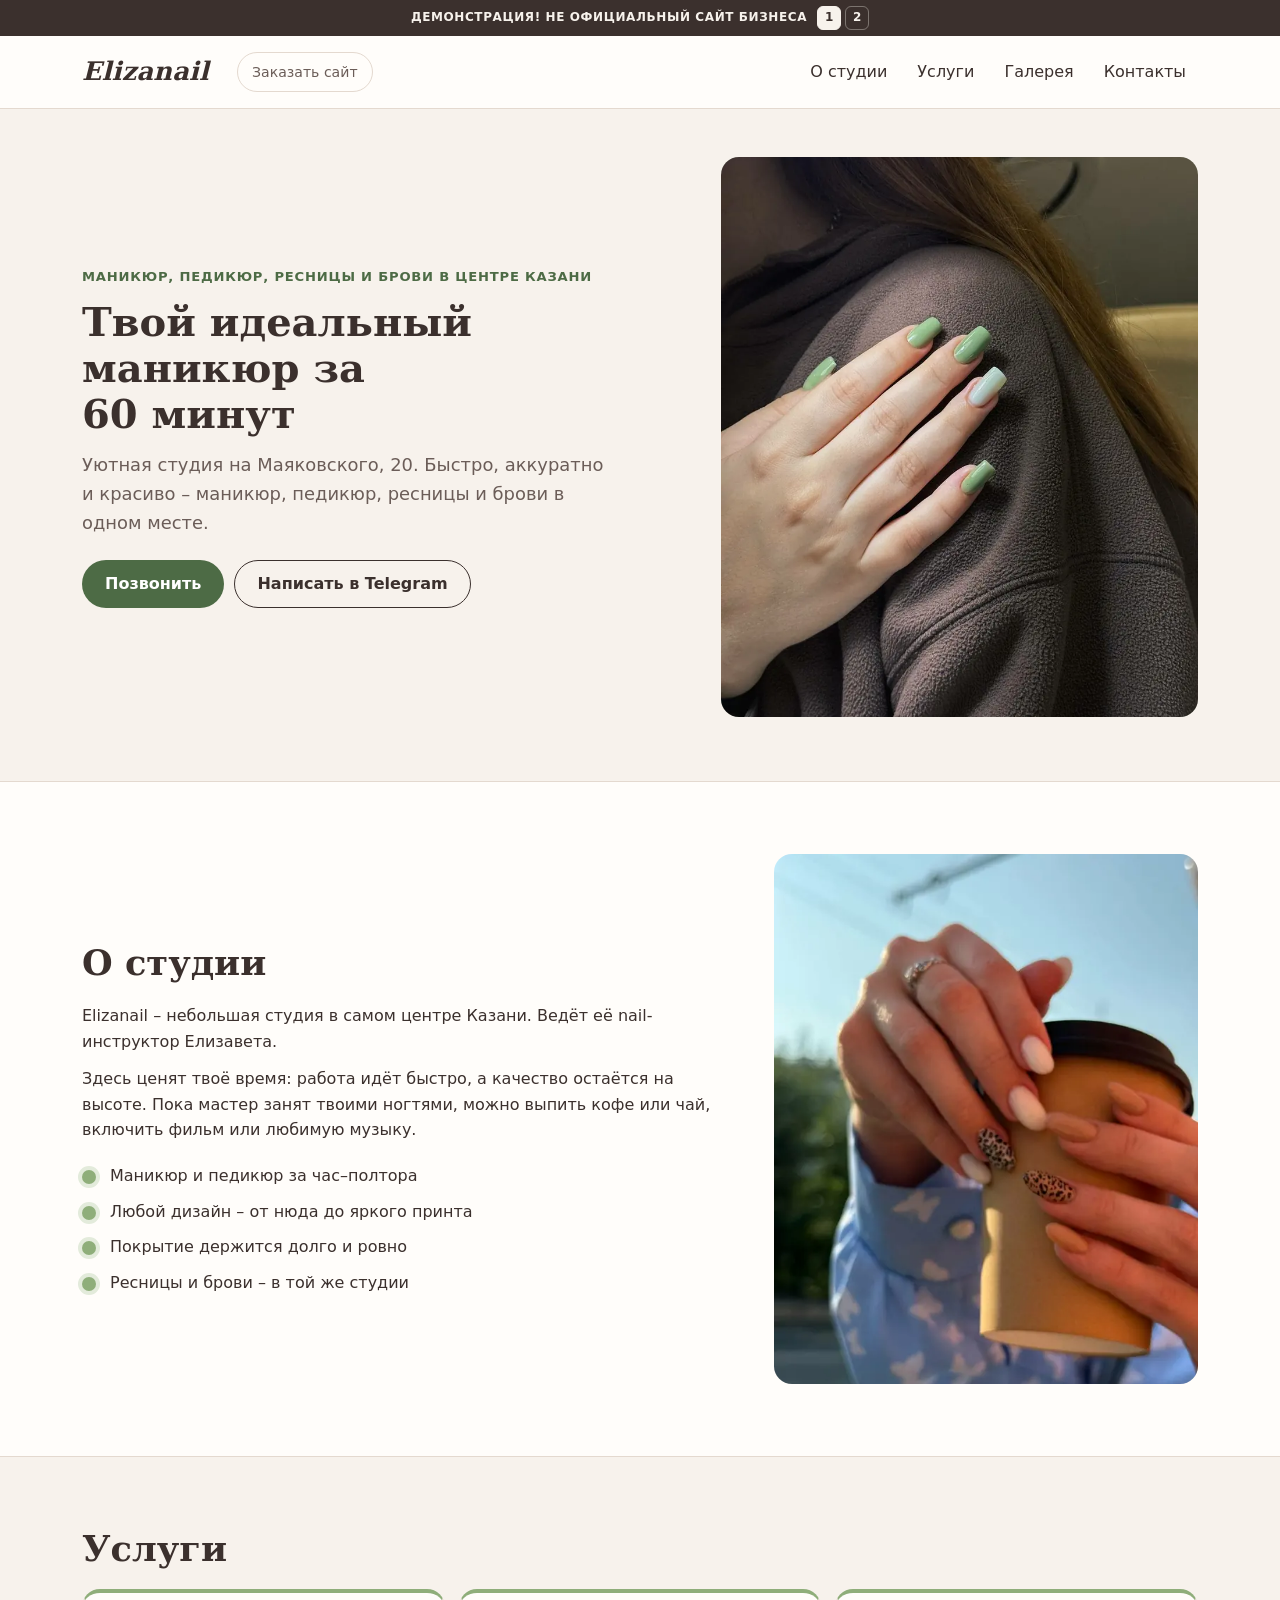
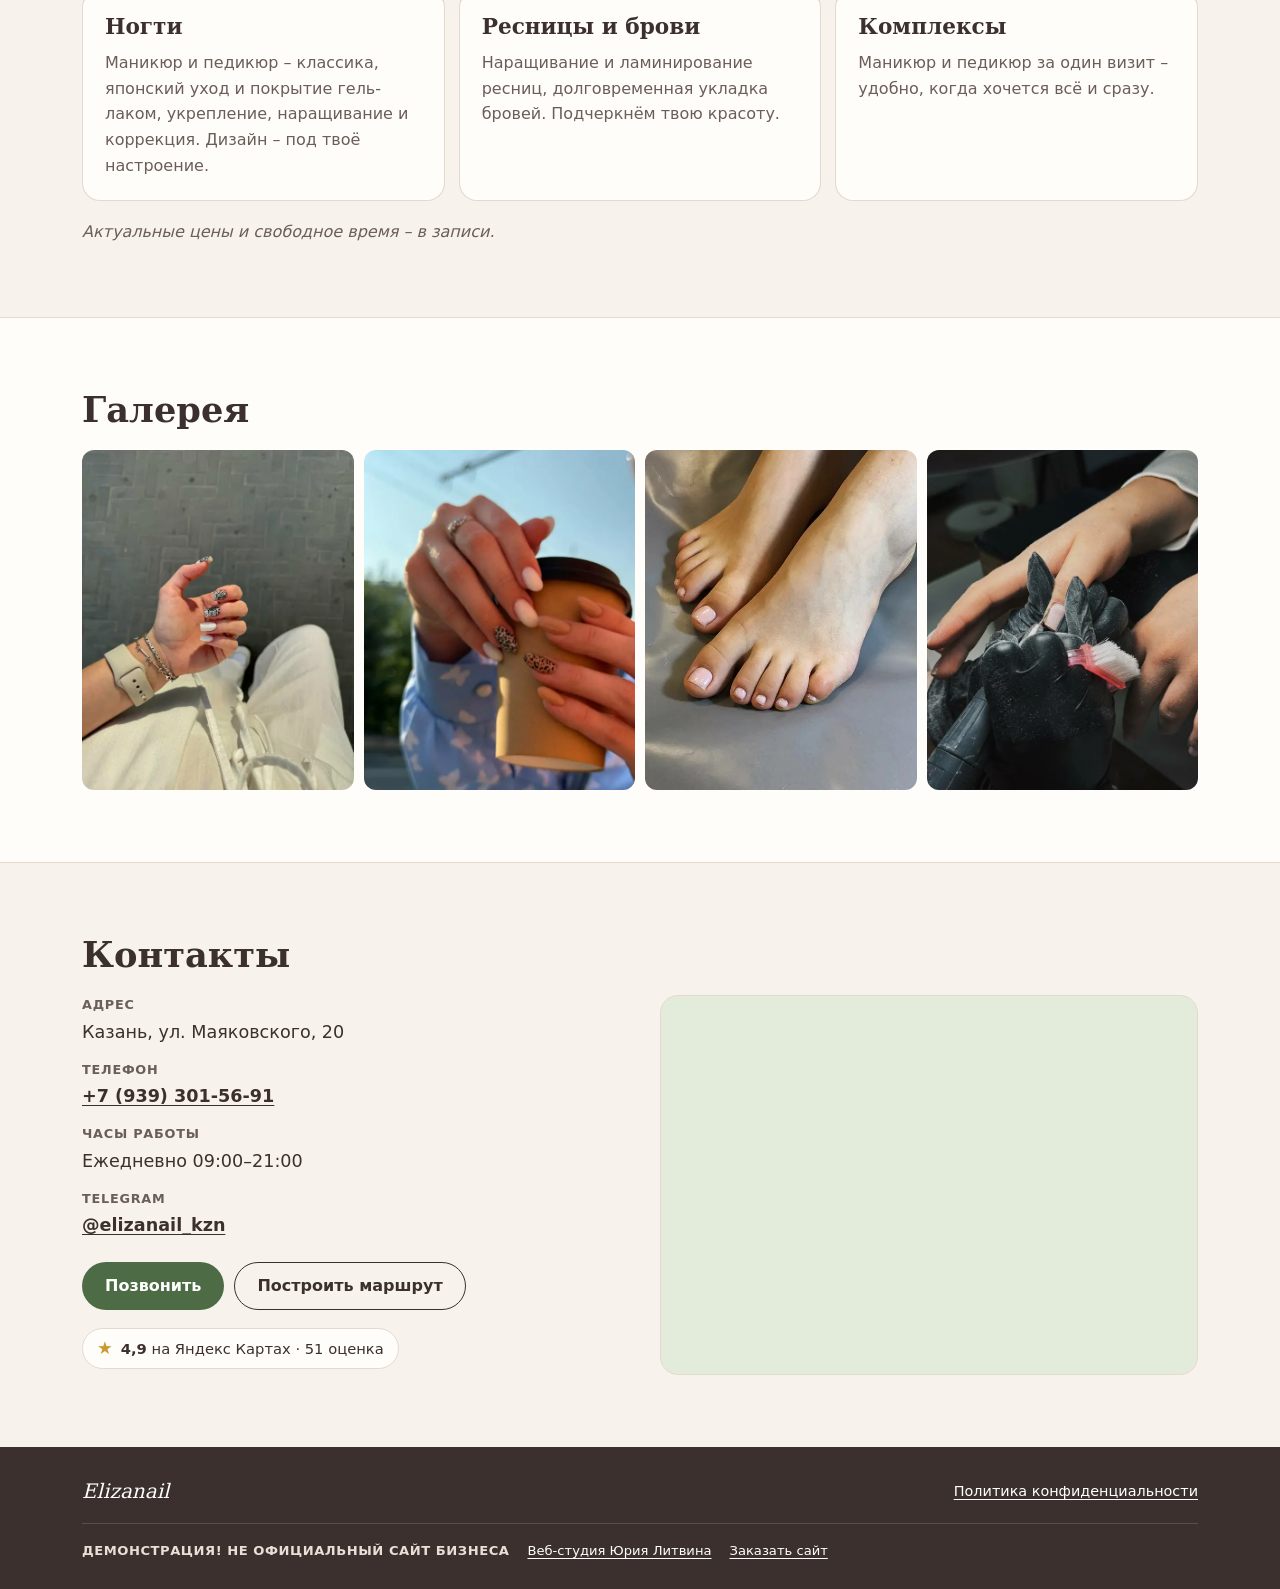
<file: index.html>
<!DOCTYPE html>
<html lang="ru">
<head>
<meta charset="utf-8">
<meta name="viewport" content="width=device-width, initial-scale=1.0">
<meta name="robots" content="noindex, nofollow">
<title>Маникюр и педикюр в центре Казани – Elizanail</title>
<meta name="description"
  content="Elizanail – уютная студия в центре Казани на ул. Маяковского, 20: маникюр, педикюр, ресницы и брови. Быстро, аккуратно и красиво.">
<meta name="theme-color" content="#3b302d">

<link rel="icon" sizes="any" href="logos/favicon.ico">
<link rel="icon" type="image/png" sizes="32x32" href="logos/favicon-32x32.png">
<link rel="apple-touch-icon" sizes="180x180" href="logos/apple-touch-icon.png">
<link rel="preload" as="image" href="images/work-manicure-sage-green.webp" type="image/webp">
<link rel="stylesheet" href="css/fonts.css">
<link rel="stylesheet" href="css/styles.css">
</head>
<body>
<a class="skip-link" href="#main">К содержанию</a>

<div class="site-chrome">
  <div class="demo-strip">
    <p class="demo-phrase">ДЕМОНСТРАЦИЯ! НЕ ОФИЦИАЛЬНЫЙ САЙТ БИЗНЕСА</p>
    <nav class="variant-switch" aria-label="Варианты дизайна">
      <a href="index.html" aria-current="page" aria-label="Вариант 1">1</a>
      <a href="v2/index.html" aria-label="Вариант 2">2</a>
    </nav>
  </div>
  <header class="site-header">
    <div class="container header-row">
      <a class="brand" href="#top">Elizanail</a>
      <a class="order-link" href="https://litviniuv.ru/webstudio/order/?c=x4qm">Заказать сайт</a>
      <nav class="desk-nav" aria-label="Разделы">
        <ul>
          <li><a href="#about">О студии</a></li>
          <li><a href="#services">Услуги</a></li>
          <li><a href="#gallery">Галерея</a></li>
          <li><a href="#contacts">Контакты</a></li>
        </ul>
      </nav>
      <button class="menu-btn" type="button" aria-expanded="false" aria-controls="site-menu">Меню</button>
    </div>
  </header>
</div>

<div id="site-menu" class="site-menu" hidden>
  <nav class="menu-nav" aria-label="Меню">
    <ul>
      <li><a href="#about">О студии</a></li>
      <li><a href="#services">Услуги</a></li>
      <li><a href="#gallery">Галерея</a></li>
      <li><a href="#contacts">Контакты</a></li>
      <li><a class="menu-order" href="https://litviniuv.ru/webstudio/order/?c=x4qm">Заказать сайт</a></li>
    </ul>
  </nav>
  <div class="menu-contacts">
    <p>Казань, ул. Маяковского, 20</p>
    <p><a href="tel:+79393015691">+7 (939) 301-56-91</a></p>
  </div>
</div>

<main id="main">
  <section class="hero" id="top" aria-labelledby="hero-title">
    <div class="container hero-grid">
      <div class="hero-text">
        <p class="kicker">Маникюр, педикюр, ресницы и брови в центре Казани</p>
        <h1 id="hero-title">Твой идеальный маникюр за 60&nbsp;минут</h1>
        <p class="lead">Уютная студия на Маяковского, 20. Быстро, аккуратно и красиво – маникюр, педикюр, ресницы и брови в одном месте.</p>
        <div class="hero-cta">
          <a class="btn btn-primary" href="tel:+79393015691">Позвонить</a>
          <a class="btn btn-ghost" href="https://t.me/elizanail_kzn" rel="noopener">Написать в Telegram</a>
        </div>
      </div>
      <figure class="hero-photo">
        <img src="images/work-manicure-sage-green.webp" width="820" height="1021"
          alt="Маникюр гель-лаком шалфейно-зелёного цвета с одним перламутровым ногтем" fetchpriority="high">
      </figure>
    </div>
  </section>

  <section class="section about" id="about" aria-labelledby="about-title">
    <div class="container about-grid">
      <div class="about-text">
        <h2 id="about-title">О студии</h2>
        <p>Elizanail – небольшая студия в самом центре Казани. Ведёт её nail-инструктор Елизавета.</p>
        <p>Здесь ценят твоё время: работа идёт быстро, а качество остаётся на высоте. Пока мастер занят твоими ногтями, можно выпить кофе или чай, включить фильм или любимую музыку.</p>
        <ul class="ticks">
          <li>Маникюр и педикюр за час–полтора</li>
          <li>Любой дизайн – от нюда до яркого принта</li>
          <li>Покрытие держится долго и ровно</li>
          <li>Ресницы и брови – в той же студии</li>
        </ul>
      </div>
      <figure class="about-photo">
        <img src="images/work-manicure-nude-leopard.webp" width="600" height="800" loading="lazy"
          alt="Нюдовый маникюр с леопардовым рисунком на двух ногтях">
      </figure>
    </div>
  </section>

  <section class="section services" id="services" aria-labelledby="services-title">
    <div class="container">
      <h2 id="services-title">Услуги</h2>
      <ul class="service-grid">
        <li class="service-card">
          <h3>Ногти</h3>
          <p>Маникюр и педикюр – классика, японский уход и покрытие гель-лаком, укрепление, наращивание и коррекция. Дизайн – под твоё настроение.</p>
        </li>
        <li class="service-card">
          <h3>Ресницы и брови</h3>
          <p>Наращивание и ламинирование ресниц, долговременная укладка бровей. Подчеркнём твою красоту.</p>
        </li>
        <li class="service-card">
          <h3>Комплексы</h3>
          <p>Маникюр и педикюр за один визит – удобно, когда хочется всё и сразу.</p>
        </li>
      </ul>
      <p class="services-note">Актуальные цены и свободное время – в записи.</p>
    </div>
  </section>

  <section class="section gallery" id="gallery" aria-labelledby="gallery-title">
    <div class="container">
      <h2 id="gallery-title">Галерея</h2>
      <ul class="gallery-grid">
        <li><img src="images/work-manicure-leopard-art.webp" width="600" height="800" loading="lazy"
          alt="Короткий маникюр с леопардовым дизайном и белыми акцентами"></li>
        <li><img src="images/work-manicure-nude-leopard.webp" width="600" height="800" loading="lazy"
          alt="Нюдовый маникюр с леопардовым рисунком на двух ногтях"></li>
        <li><img src="images/work-pedicure-milky.webp" width="600" height="649" loading="lazy"
          alt="Педикюр с молочным покрытием"></li>
        <li><img src="images/work-manicure-process.webp" width="600" height="800" loading="lazy"
          alt="Мастер в перчатках обрабатывает ногти клиентки во время маникюра"></li>
      </ul>
    </div>
  </section>

  <section class="section contacts" id="contacts" aria-labelledby="contacts-title">
    <div class="container">
      <h2 id="contacts-title">Контакты</h2>
      <div class="contacts-grid">
        <div class="contacts-info">
          <dl class="facts">
            <div>
              <dt>Адрес</dt>
              <dd>Казань, ул. Маяковского, 20</dd>
            </div>
            <div>
              <dt>Телефон</dt>
              <dd><a href="tel:+79393015691">+7 (939) 301-56-91</a></dd>
            </div>
            <div>
              <dt>Часы работы</dt>
              <dd>Ежедневно 09:00–21:00</dd>
            </div>
            <div>
              <dt>Telegram</dt>
              <dd><a href="https://t.me/elizanail_kzn" rel="noopener">@elizanail_kzn</a></dd>
            </div>
          </dl>
          <div class="contacts-cta">
            <a class="btn btn-primary" href="tel:+79393015691">Позвонить</a>
            <a class="btn btn-ghost" href="https://yandex.ru/maps/?rtext=~55.789469%2C49.133958&amp;rtt=auto" rel="noopener">Построить маршрут</a>
          </div>
          <a class="rating" href="https://yandex.ru/maps/org/elizanail/170808890630/" rel="noopener">
            <span class="rating-star" aria-hidden="true">★</span>
            <span><strong>4,9</strong> на Яндекс Картах · 51 оценка</span>
          </a>
        </div>
        <div class="contacts-map">
          <iframe src="https://yandex.ru/map-widget/v1/?ll=49.133958%2C55.789469&amp;z=17&amp;l=map"
            title="Карта: Казань, ул. Маяковского, 20" loading="lazy" allowfullscreen></iframe>
        </div>
      </div>
    </div>
  </section>
</main>

<footer class="site-footer">
  <div class="container">
    <div class="footer-top">
      <span class="footer-brand">Elizanail</span>
      <a href="privacy/">Политика конфиденциальности</a>
    </div>
    <p class="demo-line">
      <span>ДЕМОНСТРАЦИЯ! НЕ ОФИЦИАЛЬНЫЙ САЙТ БИЗНЕСА</span>
      <a href="https://litviniuv.ru/webstudio/">Веб-студия Юрия Литвина</a>
      <a href="https://litviniuv.ru/webstudio/order/?c=x4qm">Заказать сайт</a>
    </p>
  </div>
</footer>

<script src="js/site.js"></script>
</body>
</html>
</file>
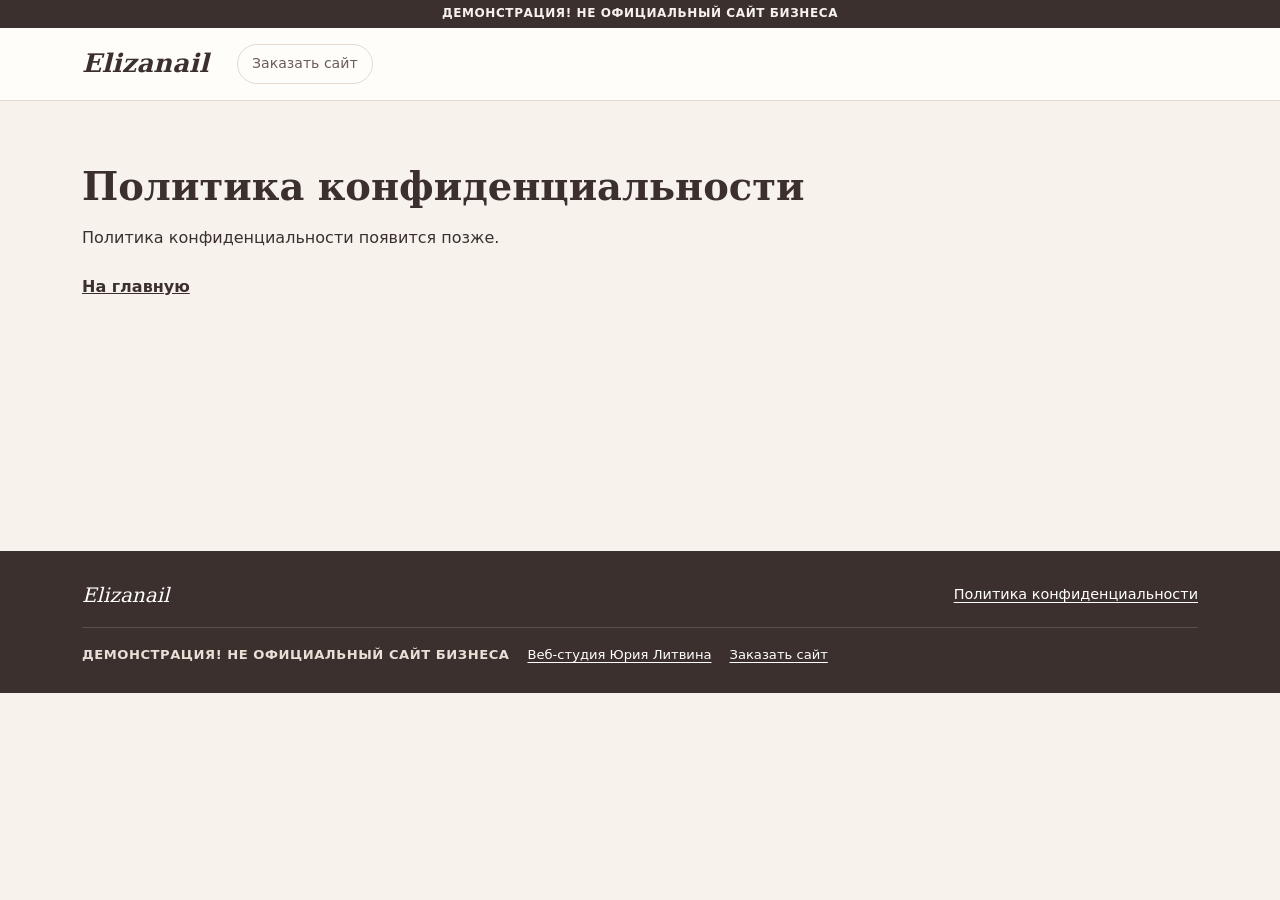
<file: privacy/index.html>
<!DOCTYPE html>
<html lang="ru">
<head>
<meta charset="utf-8">
<meta name="viewport" content="width=device-width, initial-scale=1.0">
<meta name="robots" content="noindex, nofollow">
<title>Политика конфиденциальности – Elizanail</title>
<meta name="theme-color" content="#3b302d">

<link rel="icon" sizes="any" href="../logos/favicon.ico">
<link rel="icon" type="image/png" sizes="32x32" href="../logos/favicon-32x32.png">
<link rel="apple-touch-icon" sizes="180x180" href="../logos/apple-touch-icon.png">
<link rel="stylesheet" href="../css/fonts.css">
<link rel="stylesheet" href="../css/styles.css">
</head>
<body>
<div class="site-chrome">
  <p class="demo-strip">ДЕМОНСТРАЦИЯ! НЕ ОФИЦИАЛЬНЫЙ САЙТ БИЗНЕСА</p>
  <header class="site-header">
    <div class="container header-row">
      <a class="brand" href="../">Elizanail</a>
      <a class="order-link" href="https://litviniuv.ru/webstudio/order/?c=x4qm">Заказать сайт</a>
    </div>
  </header>
</div>

<main class="page-simple">
  <div class="container">
    <h1>Политика конфиденциальности</h1>
    <p>Политика конфиденциальности появится позже.</p>
    <p><a class="back-link" href="../">На главную</a></p>
  </div>
</main>

<footer class="site-footer">
  <div class="container">
    <div class="footer-top">
      <span class="footer-brand">Elizanail</span>
      <a href="../privacy/">Политика конфиденциальности</a>
    </div>
    <p class="demo-line">
      <span>ДЕМОНСТРАЦИЯ! НЕ ОФИЦИАЛЬНЫЙ САЙТ БИЗНЕСА</span>
      <a href="https://litviniuv.ru/webstudio/">Веб-студия Юрия Литвина</a>
      <a href="https://litviniuv.ru/webstudio/order/?c=x4qm">Заказать сайт</a>
    </p>
  </div>
</footer>
</body>
</html>
</file>
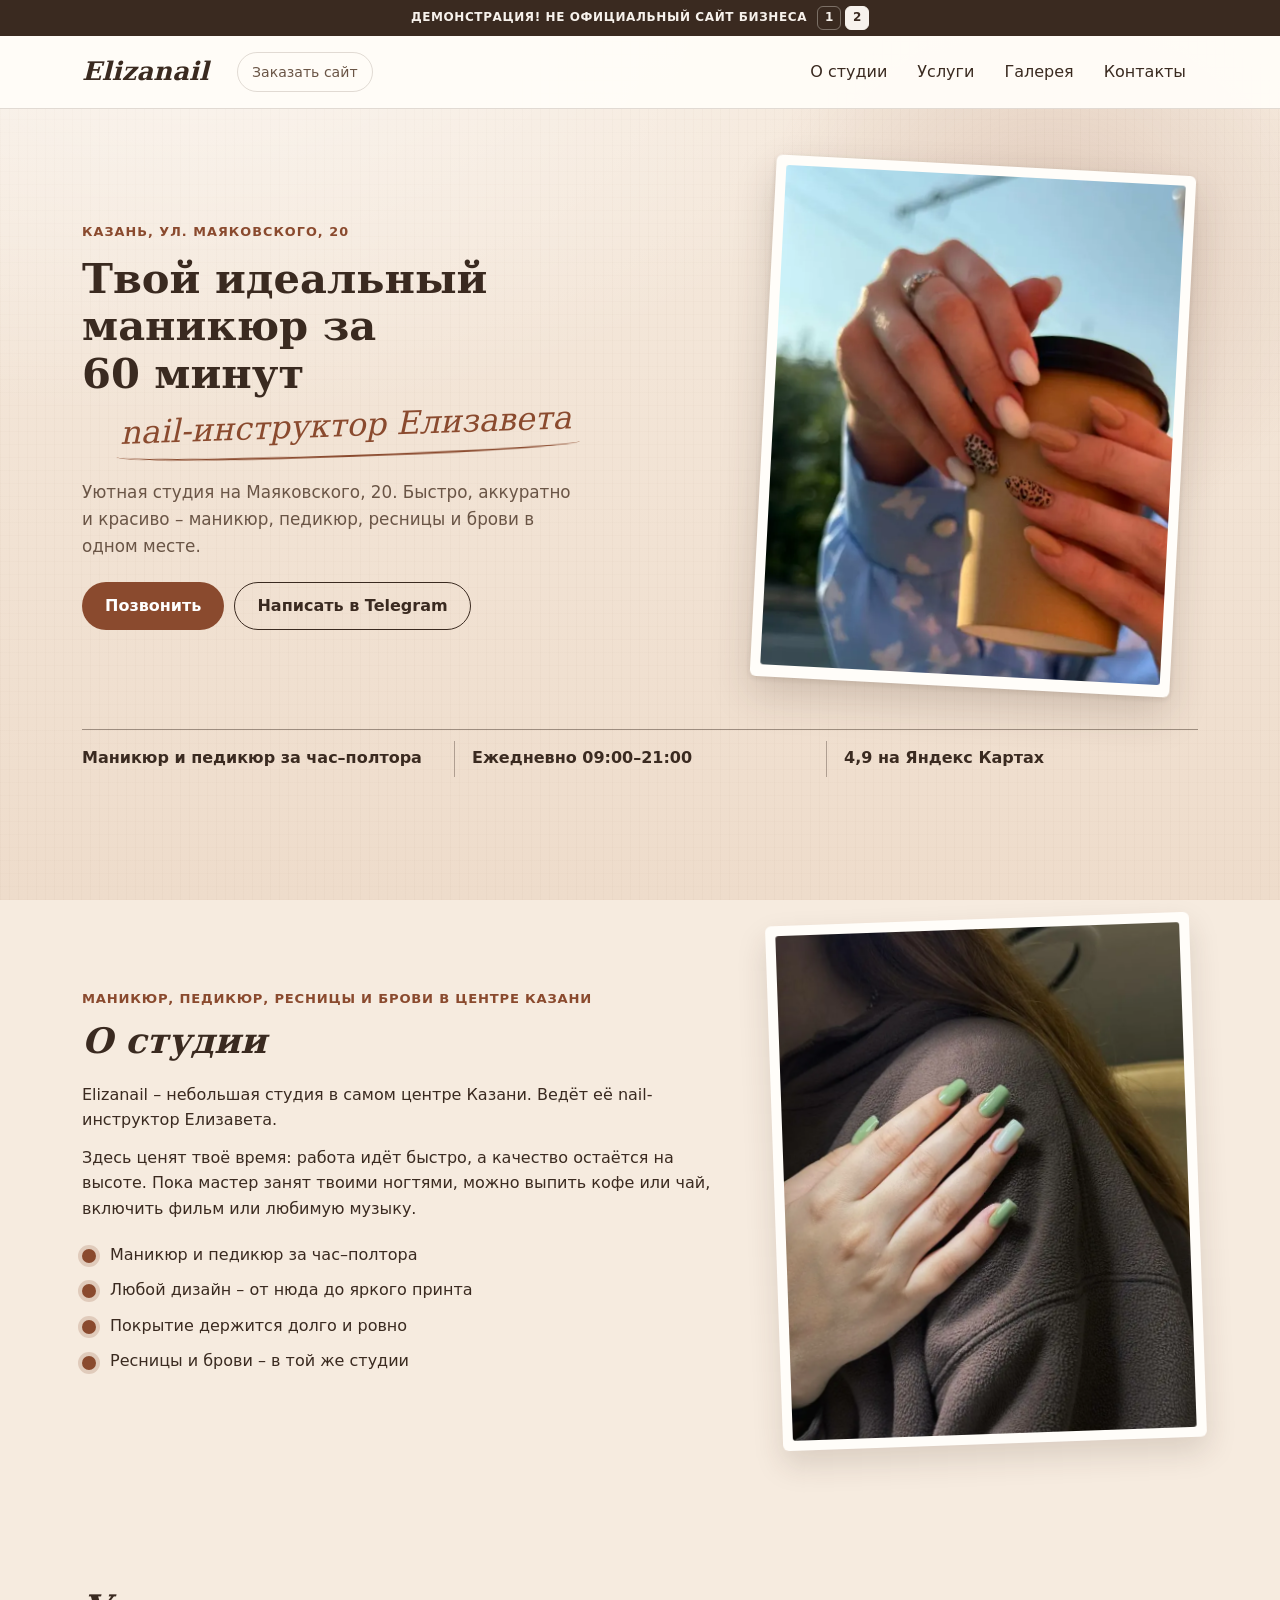
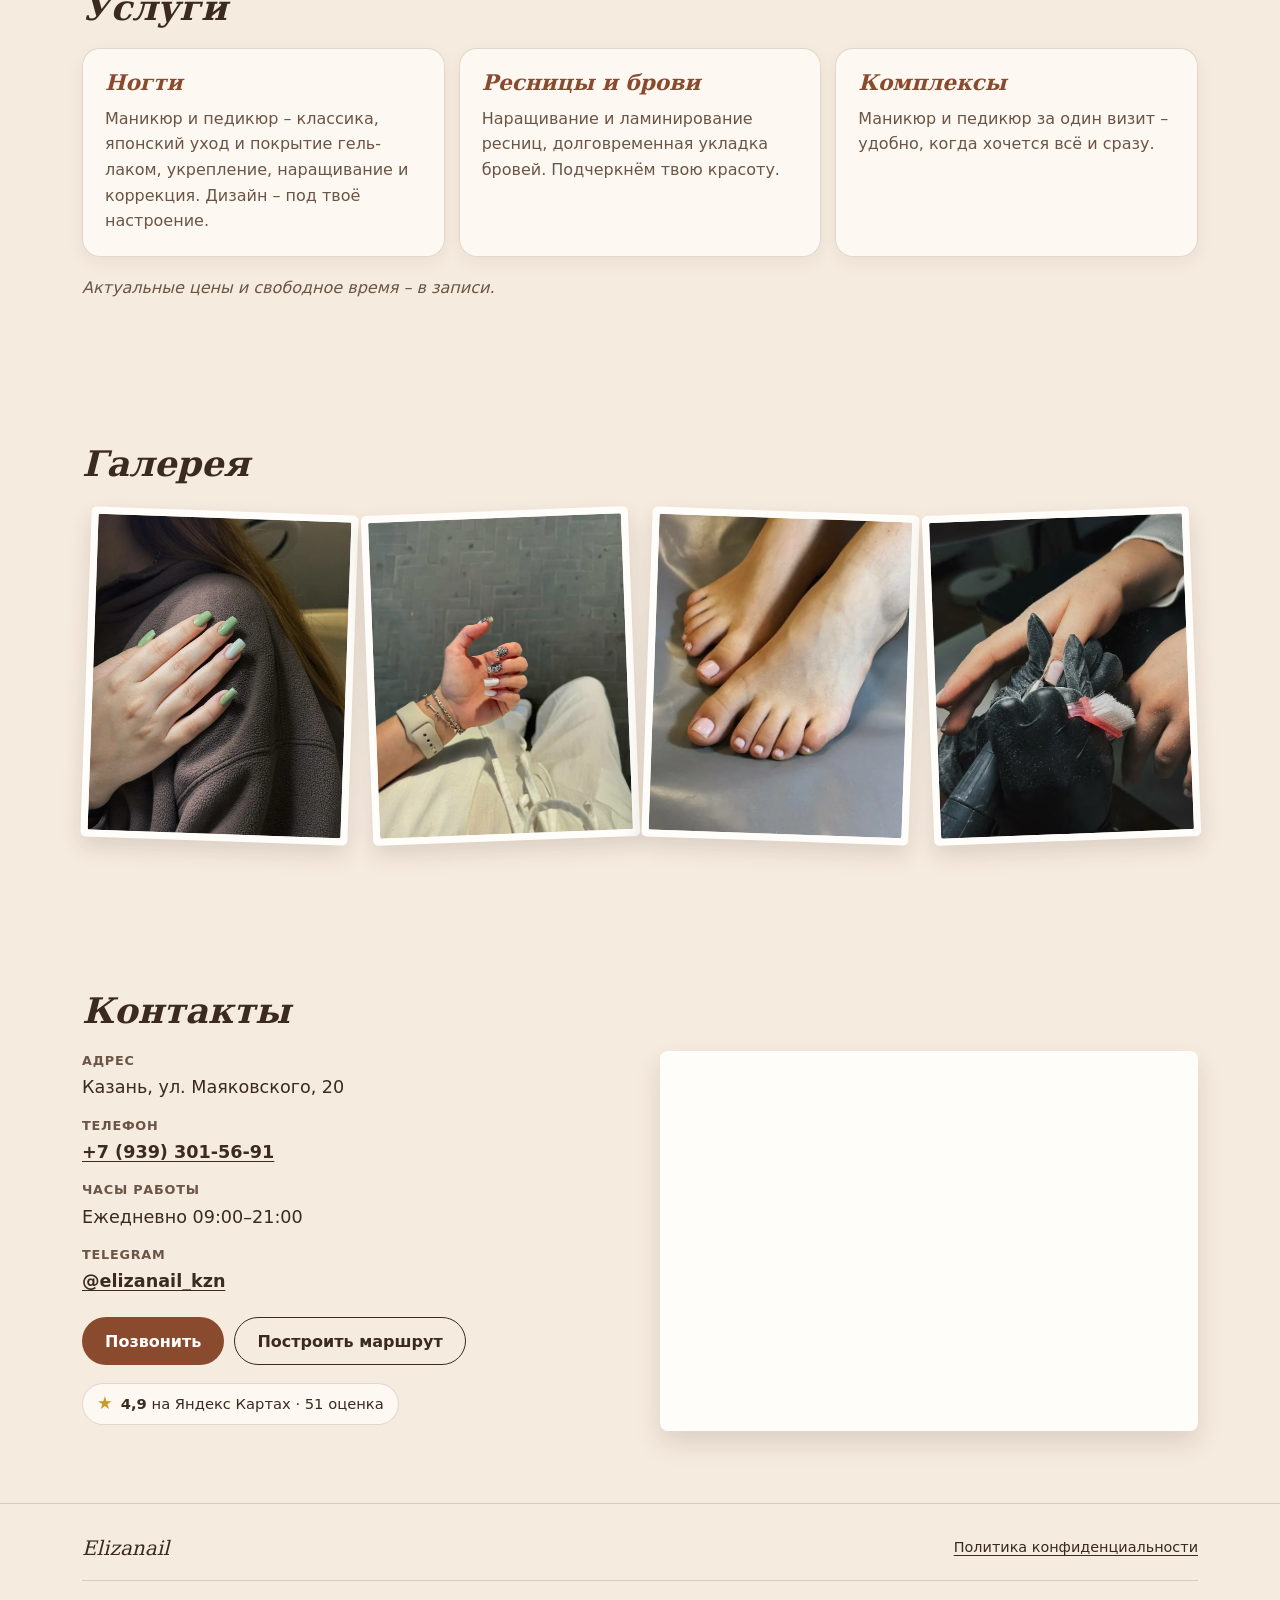
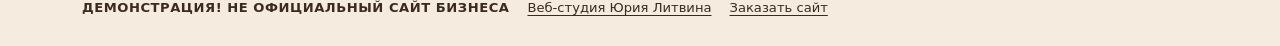
<file: v2/index.html>
<!DOCTYPE html>
<html lang="ru">
<head>
<meta charset="utf-8">
<meta name="viewport" content="width=device-width, initial-scale=1.0">
<meta name="robots" content="noindex, nofollow">
<title>Маникюр и педикюр в центре Казани – Elizanail</title>
<meta name="description"
  content="Elizanail – уютная студия в центре Казани на ул. Маяковского, 20: маникюр, педикюр, ресницы и брови. Быстро, аккуратно и красиво.">
<meta name="theme-color" content="#3a2a20">

<link rel="icon" sizes="any" href="../logos/favicon.ico">
<link rel="icon" type="image/png" sizes="32x32" href="../logos/favicon-32x32.png">
<link rel="apple-touch-icon" sizes="180x180" href="../logos/apple-touch-icon.png">
<link rel="preload" as="image" href="../images/work-manicure-nude-leopard.webp" type="image/webp">
<link rel="stylesheet" href="../css/fonts.css">
<link rel="stylesheet" href="../css/styles.css">
<link rel="stylesheet" href="../css/board.css">
</head>
<body class="board theme-caramel">
<div class="board-glow" aria-hidden="true"></div>
<a class="skip-link" href="#main">К содержанию</a>

<div class="site-chrome">
  <div class="demo-strip">
    <p class="demo-phrase">ДЕМОНСТРАЦИЯ! НЕ ОФИЦИАЛЬНЫЙ САЙТ БИЗНЕСА</p>
    <nav class="variant-switch" aria-label="Варианты дизайна">
      <a href="../index.html" aria-label="Вариант 1">1</a>
      <a href="index.html" aria-current="page" aria-label="Вариант 2">2</a>
    </nav>
  </div>
  <header class="site-header">
    <div class="container header-row">
      <a class="brand" href="#top">Elizanail</a>
      <a class="order-link" href="https://litviniuv.ru/webstudio/order/?c=x4qm">Заказать сайт</a>
      <nav class="desk-nav" aria-label="Разделы">
        <ul>
          <li><a href="#about">О студии</a></li>
          <li><a href="#services">Услуги</a></li>
          <li><a href="#gallery">Галерея</a></li>
          <li><a href="#contacts">Контакты</a></li>
        </ul>
      </nav>
      <button class="menu-btn" type="button" aria-expanded="false" aria-controls="site-menu">Меню</button>
    </div>
  </header>
</div>

<div id="site-menu" class="site-menu" hidden>
  <nav class="menu-nav" aria-label="Меню">
    <ul>
      <li><a href="#about">О студии</a></li>
      <li><a href="#services">Услуги</a></li>
      <li><a href="#gallery">Галерея</a></li>
      <li><a href="#contacts">Контакты</a></li>
      <li><a class="menu-order" href="https://litviniuv.ru/webstudio/order/?c=x4qm">Заказать сайт</a></li>
    </ul>
  </nav>
  <div class="menu-contacts">
    <p>Казань, ул. Маяковского, 20</p>
    <p><a href="tel:+79393015691">+7 (939) 301-56-91</a></p>
  </div>
</div>

<main id="main">
  <section class="b-hero" id="top" aria-labelledby="hero-title">
    <div class="container b-hero-grid">
      <div class="b-hero-text">
        <p class="b-brow">Казань, ул. Маяковского, 20</p>
        <h1 id="hero-title">Твой идеальный маникюр за 60&nbsp;минут</h1>
        <p class="b-sign">nail-инструктор Елизавета</p>
        <p class="b-line">Уютная студия на Маяковского, 20. Быстро, аккуратно и красиво – маникюр, педикюр, ресницы и брови в одном месте.</p>
        <div class="hero-cta">
          <a class="btn btn-primary" href="tel:+79393015691">Позвонить</a>
          <a class="btn btn-ghost" href="https://t.me/elizanail_kzn" rel="noopener">Написать в Telegram</a>
        </div>
      </div>
      <figure class="b-photo">
        <div class="b-photo-tilt">
          <img src="../images/work-manicure-nude-leopard.webp" width="600" height="800" alt="Нюдовый маникюр с леопардовым рисунком на двух ногтях" fetchpriority="high">
        </div>
      </figure>
      <ul class="b-facts">
        <li>Маникюр и педикюр за час–полтора</li>
        <li>Ежедневно 09:00–21:00</li>
        <li>4,9 на Яндекс Картах</li>
      </ul>
    </div>
  </section>

  <section class="section about" id="about" aria-labelledby="about-title">
    <div class="container about-grid">
      <div class="about-text">
        <p class="kicker">Маникюр, педикюр, ресницы и брови в центре Казани</p>
        <h2 id="about-title">О студии</h2>
        <p>Elizanail – небольшая студия в самом центре Казани. Ведёт её nail-инструктор Елизавета.</p>
        <p>Здесь ценят твоё время: работа идёт быстро, а качество остаётся на высоте. Пока мастер занят твоими ногтями, можно выпить кофе или чай, включить фильм или любимую музыку.</p>
        <ul class="ticks">
          <li>Маникюр и педикюр за час–полтора</li>
          <li>Любой дизайн – от нюда до яркого принта</li>
          <li>Покрытие держится долго и ровно</li>
          <li>Ресницы и брови – в той же студии</li>
        </ul>
      </div>
      <figure class="about-photo">
        <img src="../images/work-manicure-sage-green.webp" width="820" height="1021" loading="lazy"
          alt="Маникюр гель-лаком шалфейно-зелёного цвета с одним перламутровым ногтем">
      </figure>
    </div>
  </section>

  <section class="section services" id="services" aria-labelledby="services-title">
    <div class="container">
      <h2 id="services-title">Услуги</h2>
      <ul class="service-grid">
        <li class="service-card">
          <h3>Ногти</h3>
          <p>Маникюр и педикюр – классика, японский уход и покрытие гель-лаком, укрепление, наращивание и коррекция. Дизайн – под твоё настроение.</p>
        </li>
        <li class="service-card">
          <h3>Ресницы и брови</h3>
          <p>Наращивание и ламинирование ресниц, долговременная укладка бровей. Подчеркнём твою красоту.</p>
        </li>
        <li class="service-card">
          <h3>Комплексы</h3>
          <p>Маникюр и педикюр за один визит – удобно, когда хочется всё и сразу.</p>
        </li>
      </ul>
      <p class="services-note">Актуальные цены и свободное время – в записи.</p>
    </div>
  </section>

  <section class="section gallery" id="gallery" aria-labelledby="gallery-title">
    <div class="container">
      <h2 id="gallery-title">Галерея</h2>
      <ul class="gallery-grid">
        <li><img src="../images/work-manicure-sage-green.webp" width="820" height="1021" loading="lazy"
          alt="Маникюр гель-лаком шалфейно-зелёного цвета с одним перламутровым ногтем"></li>
        <li><img src="../images/work-manicure-leopard-art.webp" width="600" height="800" loading="lazy"
          alt="Короткий маникюр с леопардовым дизайном и белыми акцентами"></li>
        <li><img src="../images/work-pedicure-milky.webp" width="600" height="649" loading="lazy"
          alt="Педикюр с молочным покрытием"></li>
        <li><img src="../images/work-manicure-process.webp" width="600" height="800" loading="lazy"
          alt="Мастер в перчатках обрабатывает ногти клиентки во время маникюра"></li>
      </ul>
    </div>
  </section>

  <section class="section contacts" id="contacts" aria-labelledby="contacts-title">
    <div class="container">
      <h2 id="contacts-title">Контакты</h2>
      <div class="contacts-grid">
        <div class="contacts-info">
          <dl class="facts">
            <div>
              <dt>Адрес</dt>
              <dd>Казань, ул. Маяковского, 20</dd>
            </div>
            <div>
              <dt>Телефон</dt>
              <dd><a href="tel:+79393015691">+7 (939) 301-56-91</a></dd>
            </div>
            <div>
              <dt>Часы работы</dt>
              <dd>Ежедневно 09:00–21:00</dd>
            </div>
            <div>
              <dt>Telegram</dt>
              <dd><a href="https://t.me/elizanail_kzn" rel="noopener">@elizanail_kzn</a></dd>
            </div>
          </dl>
          <div class="contacts-cta">
            <a class="btn btn-primary" href="tel:+79393015691">Позвонить</a>
            <a class="btn btn-ghost" href="https://yandex.ru/maps/?rtext=~55.789469%2C49.133958&amp;rtt=auto" rel="noopener">Построить маршрут</a>
          </div>
          <a class="rating" href="https://yandex.ru/maps/org/elizanail/170808890630/" rel="noopener">
            <span class="rating-star" aria-hidden="true">★</span>
            <span><strong>4,9</strong> на Яндекс Картах · 51 оценка</span>
          </a>
        </div>
        <div class="contacts-map">
          <iframe src="https://yandex.ru/map-widget/v1/?ll=49.133958%2C55.789469&amp;z=17&amp;l=map"
            title="Карта: Казань, ул. Маяковского, 20" loading="lazy" allowfullscreen></iframe>
        </div>
      </div>
    </div>
  </section>
</main>

<footer class="site-footer">
  <div class="container">
    <div class="footer-top">
      <span class="footer-brand">Elizanail</span>
      <a href="../privacy/">Политика конфиденциальности</a>
    </div>
    <p class="demo-line">
      <span>ДЕМОНСТРАЦИЯ! НЕ ОФИЦИАЛЬНЫЙ САЙТ БИЗНЕСА</span>
      <a href="https://litviniuv.ru/webstudio/">Веб-студия Юрия Литвина</a>
      <a href="https://litviniuv.ru/webstudio/order/?c=x4qm">Заказать сайт</a>
    </p>
  </div>
</footer>

<script src="../js/site.js"></script>
<script src="../js/board.js"></script>
</body>
</html>
</file>
<file: css/fonts.css>
/* System font stacks: no webfont files are shipped for this draft (fonts/ kept for the duty tree). */
:root {
  --font-body: system-ui, -apple-system, "Segoe UI", Roboto, "Helvetica Neue", Arial, "Noto Sans", sans-serif;
  --font-display: "Iowan Old Style", "Palatino Linotype", Palatino, Georgia, "Noto Serif", "DejaVu Serif", serif;
}
</file>
<file: css/styles.css>
:root {
  --bg: #f7f2ec;
  --surface: #fffdfa;
  --ink: #3b302d;
  --muted: #6b5d58;
  --line: #e4d9cf;
  --sage: #8fae7a;
  --sage-soft: #e3ebdb;
  --accent: #4d6b45;
  --accent-ink: #ffffff;
  --taupe: #5b4d4a;
  --radius: 18px;
  --chrome-h: 92px;
}

*, *::before, *::after { box-sizing: border-box; }

html {
  -webkit-text-size-adjust: 100%;
  scroll-padding-top: var(--chrome-h);
}

body {
  margin: 0;
  background: var(--bg);
  color: var(--ink);
  font-family: var(--font-body);
  font-size: 1rem;
  line-height: 1.6;
}

img { display: block; max-width: 100%; height: auto; }
a { color: inherit; }
h1, h2, h3 { font-family: var(--font-display); font-weight: 600; line-height: 1.15; margin: 0; }
p { margin: 0; }
ul { margin: 0; padding: 0; list-style: none; }
figure { margin: 0; }

:focus-visible { outline: 3px solid var(--accent); outline-offset: 3px; border-radius: 4px; }

.container { width: 100%; max-width: 1180px; margin: 0 auto; padding: 0 20px; }

.skip-link {
  position: absolute; left: 12px; top: -60px; z-index: 100;
  background: var(--ink); color: #fff; padding: 10px 16px; border-radius: 8px; text-decoration: none;
}
.skip-link:focus { top: 12px; }

/* ---------- chrome ---------- */
.site-chrome { position: sticky; top: 0; z-index: 50; }

.demo-strip {
  background: var(--ink);
  color: #f7f2ec;
  text-align: center;
  font-size: clamp(10px, 2.9vw, 12px);
  font-weight: 600;
  letter-spacing: .05em;
  line-height: 1.3;
  padding: 6px 10px;
}

.site-header { background: var(--surface); border-bottom: 1px solid var(--line); }

.header-row { display: flex; align-items: center; gap: 16px; min-height: 60px; }

.brand {
  font-family: var(--font-display);
  font-size: 1.4rem;
  font-weight: 600;
  font-style: italic;
  letter-spacing: .01em;
  text-decoration: none;
  color: var(--ink);
  line-height: 1;
  padding: 8px 0;
}

.order-link { display: none; }
.desk-nav { display: none; }

.menu-btn {
  margin-left: auto;
  min-height: 44px;
  min-width: 44px;
  padding: 0 18px;
  border: 1px solid var(--ink);
  border-radius: 999px;
  background: transparent;
  color: var(--ink);
  font: 600 .95rem/1 var(--font-body);
  cursor: pointer;
}
.menu-btn[aria-expanded="true"] { background: var(--ink); color: #fff; }

/* ---------- mobile menu ---------- */
.site-menu {
  position: fixed;
  left: 0; right: 0; bottom: 0;
  top: var(--chrome-h);
  z-index: 49;
  background: var(--surface);
  overflow-y: auto;
  overscroll-behavior: contain;
  display: flex;
  flex-direction: column;
  justify-content: space-between;
  padding: 12px 20px 28px;
}
.site-menu[hidden] { display: none; }
.menu-nav li { border-bottom: 1px solid var(--line); }
.menu-nav a {
  display: flex; align-items: center; min-height: 56px;
  font-family: var(--font-display); font-size: 1.35rem; text-decoration: none;
}
.menu-nav .menu-order { font-family: var(--font-body); font-size: 1rem; color: var(--muted); text-decoration: underline; text-underline-offset: 4px; }
.menu-contacts { margin-top: 28px; padding: 18px; background: var(--sage-soft); border-radius: var(--radius); color: var(--ink); }
.menu-contacts a { display: inline-flex; align-items: center; min-height: 44px; font-weight: 600; font-size: 1.1rem; }

html.menu-open, html.menu-open body { overflow: hidden; }
html.menu-open .site-chrome { position: fixed; left: 0; right: 0; top: 0; }

/* ---------- buttons ---------- */
.btn {
  display: inline-flex; align-items: center; justify-content: center;
  min-height: 48px; padding: 0 22px; border-radius: 999px;
  font-weight: 600; text-decoration: none; text-align: center; line-height: 1.2;
  border: 1.5px solid transparent;
}
.btn-primary { background: var(--accent); color: var(--accent-ink); }
.btn-primary:hover { background: #3f5a38; }
.btn-ghost { border-color: var(--ink); color: var(--ink); background: transparent; }
.btn-ghost:hover { background: var(--ink); color: #fff; }

/* ---------- hero ---------- */
.hero { padding: 24px 0 40px; }
.hero-grid { display: grid; gap: 24px; }
.kicker {
  font-size: .82rem; font-weight: 600; letter-spacing: .06em; text-transform: uppercase;
  color: var(--accent); margin-bottom: 12px;
}
.hero h1 { font-size: clamp(1.8rem, 1.2rem + 2.4vw, 2.5rem); max-width: 16ch; }
.lead { margin-top: 14px; font-size: 1.05rem; color: var(--muted); max-width: 46ch; }
.hero-cta { display: flex; flex-wrap: wrap; gap: 10px; margin-top: 22px; }
.hero-photo { border-radius: var(--radius); overflow: hidden; background: var(--sage-soft); }
.hero-photo img { width: 100%; aspect-ratio: 4 / 3; object-fit: cover; object-position: 50% 45%; }

/* ---------- sections ---------- */
.section { padding: 48px 0; }
.section h2 { font-size: clamp(1.6rem, 1.2rem + 1.6vw, 2.2rem); margin-bottom: 20px; }

.about { background: var(--surface); border-block: 1px solid var(--line); }
.about-grid { display: grid; gap: 28px; }
.about-text p + p { margin-top: 12px; }
.ticks { margin-top: 20px; display: grid; gap: 10px; }
.ticks li { position: relative; padding-left: 28px; }
.ticks li::before {
  content: ""; position: absolute; left: 0; top: .45em; width: 14px; height: 14px; border-radius: 50%;
  background: var(--sage); box-shadow: 0 0 0 4px var(--sage-soft);
}
.about-photo { border-radius: var(--radius); overflow: hidden; }
.about-photo img { width: 100%; aspect-ratio: 4 / 5; object-fit: cover; }

.service-grid { display: grid; gap: 14px; }
.service-card {
  background: var(--surface); border: 1px solid var(--line); border-radius: var(--radius);
  padding: 22px; display: flex; flex-direction: column; gap: 10px;
  border-top: 4px solid var(--sage);
}
.service-card h3 { font-size: 1.35rem; }
.service-card p { color: var(--muted); }
.services-note { margin-top: 18px; color: var(--muted); font-style: italic; }

.gallery { background: var(--surface); border-block: 1px solid var(--line); }
.gallery-grid { display: grid; grid-template-columns: repeat(2, minmax(0, 1fr)); gap: 8px; }
.gallery-grid li { border-radius: 12px; overflow: hidden; background: var(--sage-soft); }
.gallery-grid img { width: 100%; height: 100%; aspect-ratio: 4 / 5; object-fit: cover; }

.contacts-grid { display: grid; gap: 24px; }
.facts { margin: 0; display: grid; gap: 14px; }
.facts div { display: grid; gap: 2px; }
.facts dt { font-size: .8rem; font-weight: 600; letter-spacing: .06em; text-transform: uppercase; color: var(--muted); }
.facts dd { margin: 0; font-size: 1.1rem; }
.facts a { font-weight: 600; text-underline-offset: 3px; }
.contacts-cta { display: flex; flex-wrap: wrap; gap: 10px; margin-top: 22px; }
.rating {
  display: inline-flex; align-items: center; gap: 8px; margin-top: 18px;
  padding: 8px 14px; border: 1px solid var(--line); border-radius: 999px; background: var(--surface);
  text-decoration: none; font-size: .92rem; color: var(--ink);
}
.rating-star { color: #c99a2e; font-size: 1.1rem; line-height: 1; }
.contacts-map { border-radius: var(--radius); overflow: hidden; border: 1px solid var(--line); background: var(--sage-soft); aspect-ratio: 4 / 3; }
.contacts-map iframe { display: block; width: 100%; height: 100%; border: 0; }

/* ---------- footer ---------- */
.site-footer { background: var(--ink); color: #eadfd6; padding: 28px 0; font-size: .9rem; }
.footer-top { display: flex; flex-wrap: wrap; justify-content: space-between; align-items: center; gap: 10px 20px; padding-bottom: 16px; border-bottom: 1px solid rgba(255,255,255,.15); }
.footer-brand { font-family: var(--font-display); font-style: italic; font-size: 1.25rem; color: #fff; }
.site-footer a { color: #fff; text-underline-offset: 3px; }
.demo-line { display: flex; flex-wrap: wrap; gap: 6px 18px; padding-top: 16px; font-size: .82rem; }
.demo-line span { letter-spacing: .04em; font-weight: 600; }

/* ---------- simple pages ---------- */
.page-simple { min-height: 50vh; padding: 64px 0; }
.page-simple h1 { font-size: clamp(1.8rem, 1.2rem + 2vw, 2.4rem); margin-bottom: 16px; }
.page-simple p + p { margin-top: 14px; }
.back-link { display: inline-flex; align-items: center; min-height: 44px; font-weight: 600; }

/* ---------- breakpoints ---------- */
@media (min-width: 600px) {
  .container { padding: 0 32px; }
  .hero-photo img { aspect-ratio: 16 / 10; }
  .service-grid { grid-template-columns: repeat(3, minmax(0, 1fr)); }
  .gallery-grid { grid-template-columns: repeat(4, minmax(0, 1fr)); gap: 10px; }
}

@media (min-width: 900px) {
  .header-row { min-height: 72px; gap: 28px; }
  .brand { font-size: 1.6rem; }
  .order-link {
    display: inline-flex; align-items: center; min-height: 40px; padding: 0 14px;
    border: 1px solid var(--line); border-radius: 999px;
    font-size: .88rem; color: var(--muted); text-decoration: none;
  }
  .order-link:hover { color: var(--ink); border-color: var(--ink); }
  .desk-nav { display: block; margin-left: auto; }
  .desk-nav ul { display: flex; gap: 6px; }
  .desk-nav a {
    display: inline-flex; align-items: center; min-height: 44px; padding: 0 12px;
    text-decoration: none; font-weight: 500; border-radius: 999px;
  }
  .desk-nav a:hover { background: var(--sage-soft); }
  .menu-btn { display: none; }
  .site-menu { display: none; }

  .hero { padding: 48px 0 64px; }
  .hero-grid { grid-template-columns: 1.1fr .9fr; align-items: center; gap: 56px; }
  .hero-photo img { aspect-ratio: 4 / 5; max-height: 560px; }
  .lead { font-size: 1.12rem; }

  .section { padding: 72px 0; }
  .about-grid { grid-template-columns: 1.2fr .8fr; gap: 56px; align-items: center; }
  .contacts-grid { grid-template-columns: 1fr 1fr; gap: 40px; align-items: start; }
  .contacts-map { aspect-ratio: auto; height: 100%; min-height: 380px; }
}

/* ---------- demo variant switcher (inside demo strip) ---------- */
.demo-strip { display: flex; flex-wrap: wrap; justify-content: center; align-items: center; gap: 2px 10px; }
.demo-strip .demo-phrase { margin: 0; }
.variant-switch { display: inline-flex; align-items: center; gap: 4px; }
.variant-switch a {
  display: inline-flex; align-items: center; justify-content: center;
  min-width: 24px; min-height: 24px; padding: 0 4px; border-radius: 6px;
  color: #f7f2ec; text-decoration: none; font-weight: 600; letter-spacing: 0;
  border: 1px solid rgba(247, 242, 236, .35);
}
.variant-switch a:hover { border-color: #f7f2ec; }
.variant-switch a[aria-current="page"] { background: #f7f2ec; color: var(--ink); border-color: #f7f2ec; }
.variant-switch a:focus-visible { outline-color: #f7f2ec; }
</file>
<file: css/board.css>
/* Variants 2 and 3: "Имя почерком поверх услуги" – warm visit board across the whole page */
.board {
  --board: #f6eee4;
  --board-2: #efe3d5;
  --surface: rgba(255, 252, 247, .78);
  --line: rgba(92, 70, 52, .18);
  background-color: var(--board);
  background-image:
    radial-gradient(1200px 700px at 15% 0%, rgba(255, 255, 255, .55), transparent 60%),
    repeating-linear-gradient(90deg, rgba(120, 88, 60, .028) 0 1px, transparent 1px 9px),
    repeating-linear-gradient(0deg, rgba(120, 88, 60, .018) 0 1px, transparent 1px 13px),
    linear-gradient(180deg, var(--board), var(--board-2));
  background-attachment: fixed;
}
.theme-sage { --accent: #4d6b45; --accent-hover: #3f5a38; --glow: rgba(77, 107, 69, .20); --ink: #33302a; --muted: #625b52; --board: #f5efe6; --board-2: #ece4d7; }
.theme-caramel { --accent: #8a4a2e; --accent-hover: #743c24; --glow: rgba(138, 74, 46, .20); --ink: #3a2a20; --muted: #6a5546; --board: #f6ebdf; --board-2: #eedccb; }

.board .btn-primary:hover { background: var(--accent-hover); }
.board .kicker, .board .b-brow { color: var(--accent); }
.board .demo-strip { background: var(--ink); }

/* light spot following the pointer (static on touch) */
.board-glow {
  position: fixed; inset: 0; z-index: 0; pointer-events: none;
  background: radial-gradient(420px circle at var(--gx, 82%) var(--gy, 28%), var(--glow), transparent 70%);
}
.board main, .board .site-footer { position: relative; z-index: 1; }
.board .site-header { background: rgba(255, 252, 247, .97); }
.board .site-menu { background: var(--board); }

/* hero */
.b-hero { padding: 28px 0 44px; }
.b-hero-grid { display: grid; gap: 22px; }
.b-brow { font-size: .8rem; font-weight: 600; letter-spacing: .08em; text-transform: uppercase; margin-bottom: 12px; }
.b-hero h1 { font-size: clamp(1.8rem, 1.2rem + 2.4vw, 2.6rem); max-width: 15ch; }
.b-sign {
  margin: 10px 0 0 1.2em;
  font-family: var(--font-display); font-style: italic; font-size: clamp(1.25rem, 1rem + 1vw, 1.6rem);
  color: var(--accent); transform: rotate(-2deg); transform-origin: left center; display: inline-block;
}
.b-line { margin-top: 14px; color: var(--muted); font-size: 1.05rem; max-width: 46ch; }
.b-photo { justify-self: center; width: min(100%, 300px); }
.b-photo-tilt {
  --base-rot: -3deg;
  background: #fffdf9; padding: 10px 10px 12px; border-radius: 6px;
  box-shadow: 0 18px 40px rgba(60, 40, 25, .18), 0 2px 6px rgba(60, 40, 25, .12);
  transform: perspective(900px) rotateX(var(--rx, 0deg)) rotateY(var(--ry, 0deg)) rotate(calc(var(--base-rot) + var(--rz, 0deg)));
  transition: transform .3s ease-out;
}
.theme-caramel .b-photo-tilt { --base-rot: 3deg; }
.b-photo img { width: 100%; aspect-ratio: 4 / 5; object-fit: cover; border-radius: 3px; }

.b-facts { display: grid; gap: 0; margin-top: 6px; }
.b-facts li { position: relative; padding: 14px 0 12px; font-weight: 600; }
.b-facts li::before {
  content: ""; position: absolute; left: 0; right: 0; top: 0; height: 1px; background: var(--ink); opacity: .45;
  transform-origin: left center; animation: rule-draw .9s ease-out both;
}
.b-facts li:nth-child(2)::before { animation-delay: .25s; }
.b-facts li:nth-child(3)::before { animation-delay: .5s; }
@keyframes rule-draw { from { transform: scaleX(0); } to { transform: scaleX(1); } }

/* sections on the board */
.board .about, .board .gallery { background: transparent; border: 0; }
.board .section h2 { font-style: italic; }
.board .service-card { background: var(--surface); border-color: var(--line); border-top: 1px solid var(--line); box-shadow: 0 6px 18px rgba(60, 40, 25, .06); }
.board .service-card h3 { font-style: italic; color: var(--accent); }
.board .ticks li::before { background: var(--accent); box-shadow: 0 0 0 4px var(--glow); }
.board .about-photo { background: #fffdf9; padding: 10px; border-radius: 6px; transform: rotate(1.5deg); box-shadow: 0 14px 30px rgba(60, 40, 25, .15); }
.board .about-photo img { border-radius: 3px; }
.board .gallery-grid { gap: 14px; padding: 6px 4px; }
.board .gallery-grid li { background: #fffdf9; padding: 7px; border-radius: 5px; box-shadow: 0 10px 22px rgba(60, 40, 25, .14); transform: rotate(-1.5deg); }
.board .gallery-grid li:nth-child(even) { transform: rotate(1.2deg); }
.board .gallery-grid img { border-radius: 2px; }
.board .rating { background: var(--surface); }
.board .contacts-map { background: #fffdf9; padding: 8px; border-radius: 8px; border: 0; box-shadow: 0 12px 26px rgba(60, 40, 25, .14); }
.board .contacts-map iframe { border-radius: 4px; }
.board .site-footer { background: transparent; color: var(--ink); border-top: 1px solid var(--line); }
.board .site-footer a, .board .footer-brand { color: var(--ink); }
.board .footer-top { border-bottom-color: var(--line); }

@media (min-width: 600px) {
  .b-photo { width: min(100%, 340px); }
  .b-facts { grid-template-columns: repeat(3, minmax(0, 1fr)); }
  .b-facts li { padding: 16px 18px 12px; }
  .b-facts li:first-child { padding-left: 0; }
  .b-facts li + li::after {
    content: ""; position: absolute; left: 0; top: 12px; bottom: 6px; width: 1px; background: var(--ink); opacity: .35;
    transform-origin: top center; animation: rule-draw-v .7s ease-out both; animation-delay: .9s;
  }
  @keyframes rule-draw-v { from { transform: scaleY(0); } to { transform: scaleY(1); } }
}

@media (min-width: 900px) {
  .b-hero { padding: 56px 0 64px; }
  .b-hero-grid { grid-template-columns: 1.15fr .85fr; column-gap: 56px; row-gap: 36px; align-items: center; }
  .b-photo { grid-column: 2; grid-row: 1; width: min(100%, 380px); }
  .b-facts { grid-column: 1 / -1; }
}

@media (prefers-reduced-motion: reduce) {
  .b-facts li::before, .b-facts li + li::after { animation: none; }
  .b-photo-tilt { transition: none; }
}

/* variant 3 accents: larger handwritten note with a drawn underline, bigger tilted photos */
.theme-caramel .b-hero h1 { max-width: 18ch; }
.theme-caramel .b-sign { font-size: clamp(1.2rem, 0.85rem + 1.6vw, 2rem); padding-bottom: 6px; position: relative; }
.theme-caramel .b-sign::after {
  content: ""; position: absolute; left: -4px; right: -8px; bottom: 0; height: 8px;
  border-bottom: 2px solid var(--accent); border-radius: 0 0 50% 50% / 0 0 100% 100%;
  transform-origin: left center; animation: rule-draw 1s ease-out .4s both;
}
.theme-caramel .gallery-grid li { transform: rotate(2deg); }
.theme-caramel .gallery-grid li:nth-child(even) { transform: rotate(-2.2deg); }
.theme-caramel .about-photo { transform: rotate(-2deg); }
@media (min-width: 900px) {
  .theme-caramel .b-photo { width: min(100%, 420px); }
}
@media (prefers-reduced-motion: reduce) {
  .theme-caramel .b-sign::after { animation: none; }
}
</file>
